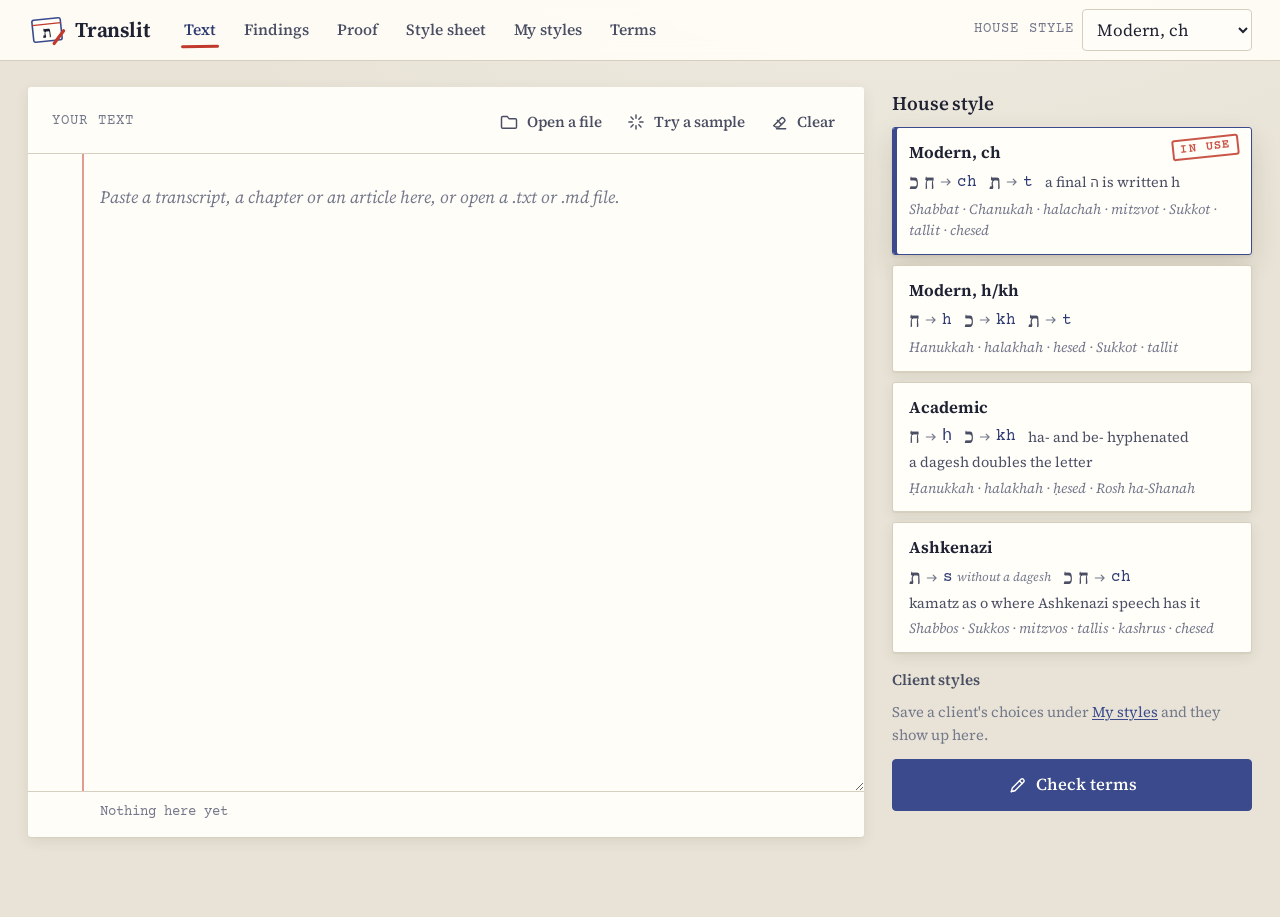
<file: app/index.html>
<!doctype html>
<html lang="en">
<head>
<meta charset="utf-8">
<meta name="viewport" content="width=device-width, initial-scale=1, viewport-fit=cover">
<title>Translit: one spelling for every Hebrew term</title>
<meta name="description" content="Make every Shabbat, Chanukah and halacha in a document spelled the same way, in the style you choose. Free, no account, and your text never leaves your browser.">
<meta name="color-scheme" content="light dark">
<meta name="theme-color" content="#3A4A8C" media="(prefers-color-scheme: light)">
<meta name="theme-color" content="#14161F" media="(prefers-color-scheme: dark)">
<meta property="og:type" content="website">
<meta property="og:title" content="Translit">
<meta property="og:description" content="Make every Shabbat, Chanukah and halacha in a document spelled the same way, in the style you choose.">
<meta property="og:url" content="https://stuffs.tiresia.xyz/translit/">
<meta property="og:image" content="https://stuffs.tiresia.xyz/translit/icon-512.png">
<meta name="twitter:card" content="summary">
<link rel="icon" href="icon.svg" type="image/svg+xml">
<link rel="icon" href="icon-192.png" sizes="192x192" type="image/png">
<link rel="apple-touch-icon" href="icon-192.png">
<link rel="manifest" href="manifest.webmanifest">
<link rel="stylesheet" href="fonts/fonts.css">
<link rel="stylesheet" href="style.css">
<script type="module" src="main.js"></script>
</head>
<body>
<svg width="0" height="0" style="position:absolute" aria-hidden="true">
  <defs>
    <symbol id="i-pencil" viewBox="0 0 24 24"><path d="M4 20l1.2-4.4L15.6 5.2a2 2 0 0 1 2.8 0l.4.4a2 2 0 0 1 0 2.8L8.4 18.8z"/><path d="M13.8 7l3.2 3.2M4 20l4.4-1.2"/></symbol>
    <symbol id="i-page" viewBox="0 0 24 24"><path d="M7 3h7l5 5v13H7z"/><path d="M14 3v5h5M10 12h6M10 15.5h6M10 19h4"/></symbol>
    <symbol id="i-open" viewBox="0 0 24 24"><path d="M3 7v11a1.5 1.5 0 0 0 1.5 1.5h15A1.5 1.5 0 0 0 21 18V9.5A1.5 1.5 0 0 0 19.5 8H12l-2-2.5H4.5A1.5 1.5 0 0 0 3 7z"/></symbol>
    <symbol id="i-spark" viewBox="0 0 24 24"><path d="M12 3.5v4M12 16.5v4M3.5 12h4M16.5 12h4M6 6l2.6 2.6M15.4 15.4L18 18M18 6l-2.6 2.6M8.6 15.4L6 18"/></symbol>
    <symbol id="i-eraser" viewBox="0 0 24 24"><path d="M9 20h11M5.6 16.4l9-9a2 2 0 0 1 2.8 0l1.2 1.2a2 2 0 0 1 0 2.8L12 18H8z"/><path d="M10 10l5 5"/></symbol>
    <symbol id="i-arrow" viewBox="0 0 24 24"><path d="M4 12h15M14 7l5 5-5 5"/></symbol>
    <symbol id="i-tick" viewBox="0 0 24 24"><path d="M5 12.5l4.5 4.5L19 7"/></symbol>
    <symbol id="i-check" viewBox="0 0 24 24"><path d="M5 12.5l4.5 4.5L19 7"/></symbol>
    <symbol id="i-x" viewBox="0 0 24 24"><path d="M6.5 6.5l11 11M17.5 6.5l-11 11"/></symbol>
    <symbol id="i-trash" viewBox="0 0 24 24"><path d="M4 7h16M10 7V4.5h4V7M6.5 7l1 13h9l1-13"/></symbol>
    <symbol id="i-copy" viewBox="0 0 24 24"><rect x="8" y="8" width="12" height="12" rx="1.5"/><path d="M16 8V5.5A1.5 1.5 0 0 0 14.5 4h-9A1.5 1.5 0 0 0 4 5.5v9A1.5 1.5 0 0 0 5.5 16H8"/></symbol>
    <symbol id="i-download" viewBox="0 0 24 24"><path d="M12 4v11M7 10l5 5 5-5M5 20h14"/></symbol>
    <symbol id="i-upload" viewBox="0 0 24 24"><path d="M12 20V9M7 14l5-5 5 5M5 4h14"/></symbol>
    <symbol id="i-print" viewBox="0 0 24 24"><path d="M7 9V4h10v5"/><rect x="4" y="9" width="16" height="8" rx="1.5"/><path d="M7 14h10v6H7z"/></symbol>
    <symbol id="i-card" viewBox="0 0 24 24"><rect x="3" y="5" width="18" height="14" rx="1.5"/><path d="M3 9.5h18M7 13h10M7 16h7"/></symbol>
    <symbol id="i-list" viewBox="0 0 24 24"><path d="M9 6h11M9 12h11M9 18h11M4.5 6h.5M4.5 12h.5M4.5 18h.5"/></symbol>
    <symbol id="i-search" viewBox="0 0 24 24"><circle cx="11" cy="11" r="6"/><path d="M20 20l-4.5-4.5"/></symbol>
    <symbol id="i-plus" viewBox="0 0 24 24"><path d="M12 5v14M5 12h14"/></symbol>
  </defs>
</svg>

<header class="top">
  <div class="top-in">
    <a class="brand" href="#text" aria-label="Translit, back to your text">
      <svg class="logo" viewBox="0 0 48 48" aria-hidden="true">
        <g transform="rotate(-6 24 24)">
          <rect x="6" y="10" width="36" height="28" rx="2.5" class="logo-card"/>
          <path d="M6 16.5h36" class="logo-red"/>
          <text x="24" y="34" text-anchor="middle" class="logo-he">ת</text>
        </g>
        <path d="M33 41 L45 25" class="logo-pencil"/>
      </svg>
      <span class="brand-name">Translit</span>
    </a>
    <nav class="tabs" aria-label="Screens">
      <a href="#text" data-screen="text">Text</a>
      <a href="#findings" data-screen="findings">Findings</a>
      <a href="#proof" data-screen="proof">Proof</a>
      <a href="#sheet" data-screen="sheet"><span class="long">Style sheet</span><span class="short">Sheet</span></a>
      <a href="#styles" data-screen="styles"><span class="long">My styles</span><span class="short">Styles</span></a>
      <a href="#terms" data-screen="terms">Terms</a>
    </nav>
    <div class="style-pick">
      <label for="baseSel" class="label">House style</label>
      <select id="baseSel"></select>
      <a id="clientChip" class="client-chip" href="#styles" hidden></a>
    </div>
  </div>
</header>

<main id="main">

  <!-- Text -------------------------------------------------------------------------------- -->
  <section id="screen-text" class="screen" hidden>
    <div class="text-layout">
      <div class="paper manuscript">
        <div class="paper-head">
          <h1 class="label">Your text</h1>
          <div class="tools">
            <button type="button" class="btn ghost" data-act="open"><svg class="ic" aria-hidden="true"><use href="#i-open"/></svg>Open a file</button>
            <button type="button" class="btn ghost" data-act="sample"><svg class="ic" aria-hidden="true"><use href="#i-spark"/></svg>Try a sample</button>
            <button type="button" class="btn ghost" data-act="clear"><svg class="ic" aria-hidden="true"><use href="#i-eraser"/></svg>Clear</button>
          </div>
        </div>
        <label for="docText" class="visually-hidden">Your text</label>
        <textarea id="docText" spellcheck="false" placeholder="Paste a transcript, a chapter or an article here, or open a .txt or .md file."></textarea>
        <div class="paper-foot"><span id="wordCount"></span><span id="fileName" class="faint"></span>
          <button type="button" class="btn primary foot-check" data-act="check"><svg class="ic" aria-hidden="true"><use href="#i-pencil"/></svg>Check terms</button></div>
        <input type="file" id="fileInput" accept=".txt,.md,.markdown,.text,text/plain,text/markdown" hidden>
      </div>
      <aside class="side">
        <h2 class="side-title">House style</h2>
        <div id="stamps" class="stamps" role="radiogroup" aria-label="House style"></div>
        <h3 class="side-sub">Client styles</h3>
        <div id="clientList" class="chips"></div>
        <button type="button" class="btn primary big" data-act="check"><svg class="ic" aria-hidden="true"><use href="#i-pencil"/></svg>Check terms</button>
      </aside>
    </div>
  </section>

  <!-- Findings ---------------------------------------------------------------------------- -->
  <section id="screen-findings" class="screen" hidden>
    <div class="bar" id="findingsBar">
      <div class="bar-main">
        <h1>Findings</h1>
        <p id="findingsSummary" class="summary"></p>
      </div>
      <div class="bar-tools">
        <div id="filters" class="seg" role="group" aria-label="Show">
          <button type="button" data-act="filter" data-filter="all">All <span class="n"></span></button>
          <button type="button" data-act="filter" data-filter="mixed">Mixed <span class="n"></span></button>
          <button type="button" data-act="filter" data-filter="change">Will change <span class="n"></span></button>
          <button type="button" data-act="filter" data-filter="fine">Fine <span class="n"></span></button>
        </div>
        <label class="inline"><span>Capitals</span>
          <select id="capsSel">
            <option value="keep">Keep the text's</option>
            <option value="follow">Follow my spelling</option>
          </select>
        </label>
        <a class="btn primary" href="#proof"><svg class="ic" aria-hidden="true"><use href="#i-pencil"/></svg>Proof it</a>
      </div>
    </div>
    <div id="findingsEmpty" hidden></div>
    <div id="cards" class="cards"></div>
  </section>

  <!-- Proof ------------------------------------------------------------------------------- -->
  <section id="screen-proof" class="screen" hidden>
    <div class="bar" id="proofBar">
      <div class="bar-main">
        <h1>Proof</h1>
        <p id="proofSummary" class="summary"></p>
        <p class="legend"><span class="lg-chg"><del>Shabbos</del><ins>Shabbat</ins></span> a change ·
          <span class="lg-stet">Shabbos</span> left as it was (stet). Click a change to switch.</p>
      </div>
      <div class="bar-tools">
        <button type="button" class="btn primary" id="applyBtn" data-act="apply"><svg class="ic" aria-hidden="true"><use href="#i-check"/></svg>Apply changes</button>
        <button type="button" class="btn" data-act="copy"><svg class="ic" aria-hidden="true"><use href="#i-copy"/></svg>Copy fixed text</button>
        <button type="button" class="btn" data-act="download"><svg class="ic" aria-hidden="true"><use href="#i-download"/></svg>Download</button>
        <button type="button" class="btn" data-act="changelist"><svg class="ic" aria-hidden="true"><use href="#i-list"/></svg>List of changes</button>
      </div>
    </div>
    <div id="proofEmpty" hidden></div>
    <div class="paper proof-paper" id="proofPaper">
      <div class="proof-text" id="proofText"></div>
      <div class="margin" id="proofMargin" aria-hidden="true"></div>
    </div>
    <details class="change-table paper" id="changeTable">
      <summary>Every change (<span id="changeCount">0</span>)</summary>
      <div class="table-wrap"><table><thead><tr><th>Line</th><th>Before</th><th>After</th><th></th></tr></thead><tbody id="changeRows"></tbody></table></div>
    </details>
  </section>

  <!-- Style sheet ------------------------------------------------------------------------- -->
  <section id="screen-sheet" class="screen" hidden>
    <div class="bar">
      <div class="bar-main">
        <h1>Style sheet</h1>
        <p class="summary"><span id="sheetCount"></span>, in the spelling you chose, with the Hebrew and a short meaning.</p>
      </div>
      <div class="bar-tools">
        <div id="sheetScope" class="seg" role="group" aria-label="Which terms">
          <button type="button" data-act="scope" data-scope="text">Terms in this text</button>
          <button type="button" data-act="scope" data-scope="all">Every term</button>
        </div>
        <button type="button" class="btn" data-act="print"><svg class="ic" aria-hidden="true"><use href="#i-print"/></svg>Print</button>
        <button type="button" class="btn" data-act="md"><svg class="ic" aria-hidden="true"><use href="#i-download"/></svg>Markdown</button>
        <button type="button" class="btn" data-act="csv"><svg class="ic" aria-hidden="true"><use href="#i-download"/></svg>CSV</button>
      </div>
    </div>
    <article class="paper stylesheet">
      <header class="ss-head">
        <h2>Style sheet</h2>
        <label class="ss-for"><span>For</span><input id="sheetFor" placeholder="Client, book or show" autocomplete="off"></label>
        <p class="ss-meta"><span id="sheetStyle"></span> · <span id="sheetDate"></span></p>
      </header>
      <div id="sheetGrid" class="ss-grid"></div>
    </article>
  </section>

  <!-- My styles --------------------------------------------------------------------------- -->
  <section id="screen-styles" class="screen" hidden>
    <div class="bar">
      <div class="bar-main">
        <h1>My styles</h1>
        <p class="summary">Keep each client's choices, so the next document starts where the last one ended.</p>
      </div>
      <div class="bar-tools">
        <button type="button" class="btn" id="exportBtn" data-act="export"><svg class="ic" aria-hidden="true"><use href="#i-download"/></svg>Export</button>
        <button type="button" class="btn" data-act="import"><svg class="ic" aria-hidden="true"><use href="#i-upload"/></svg>Import</button>
        <input type="file" id="importInput" accept=".json,application/json" hidden>
      </div>
    </div>
    <p id="storageNote" class="note-bar" hidden>This browser isn't keeping anything for this page, so your styles last until you close it. Export them to keep them.</p>
    <div class="styles-layout">
      <div class="paper current-style">
        <h2>The style you're using</h2>
        <p id="currentSummary" class="lead"></p>
        <div id="currentSaved" hidden>
          <p>Saved as <b id="currentName"></b>, and every change saves itself.</p>
        </div>
        <form id="saveForm" class="row-form">
          <label for="saveName" id="saveLabel">Save it as</label>
          <input id="saveName" name="name" placeholder="Client or book name" autocomplete="off" maxlength="80">
          <button class="btn primary" type="submit"><svg class="ic" aria-hidden="true"><use href="#i-check"/></svg>Save</button>
        </form>
        <h3>Your picks</h3>
        <ul id="pickList" class="plain-list"></ul>
        <h3>Your own terms</h3>
        <ul id="customList" class="plain-list"></ul>
        <details class="add-term" open>
          <summary><svg class="ic" aria-hidden="true"><use href="#i-plus"/></svg>Add a term</summary>
          <form id="customForm" class="grid-form">
            <label><span>Spelling to use</span><input name="use" placeholder="Rambam" autocomplete="off" required></label>
            <label><span>Other spellings to catch</span><input name="variants" placeholder="RaMBaM, Rambams" autocomplete="off"></label>
            <label><span>Plural <span class="faint">(optional)</span></span><input name="plural" autocomplete="off"></label>
            <label><span>Other plurals <span class="faint">(optional)</span></span><input name="pluralVariants" autocomplete="off"></label>
            <label><span>Hebrew <span class="faint">(optional)</span></span><input name="he" dir="auto" lang="he" autocomplete="off"></label>
            <label><span>Meaning <span class="faint">(optional)</span></span><input name="gloss" autocomplete="off"></label>
            <button class="btn primary" type="submit"><svg class="ic" aria-hidden="true"><use href="#i-plus"/></svg>Add it</button>
          </form>
        </details>
      </div>
      <div class="saved">
        <h2>Saved styles</h2>
        <div id="profileList" class="saved-list"></div>
      </div>
    </div>
  </section>

  <!-- Terms ------------------------------------------------------------------------------- -->
  <section id="screen-terms" class="screen" hidden>
    <div class="bar">
      <div class="bar-main">
        <h1>Terms</h1>
        <p class="summary"><span id="termsCount"></span>, each in all four house styles. <span class="qy">Qy</span> marks a form I'd like a second opinion on.</p>
      </div>
      <div class="bar-tools">
        <label class="search"><svg class="ic" aria-hidden="true"><use href="#i-search"/></svg><span class="visually-hidden">Search the terms</span>
          <input type="search" id="termsSearch" placeholder="Search a spelling, Hebrew or meaning" autocomplete="off" spellcheck="false"></label>
        <label class="inline"><span class="visually-hidden">Group</span><select id="termsGroup"></select></label>
      </div>
    </div>
    <div class="paper terms-paper">
      <div class="term-head trow" id="termHead"></div>
      <div id="termList"></div>
    </div>
  </section>
</main>

<div id="toast" class="toast" role="status" aria-live="polite"></div>
</body>
</html>
</file>
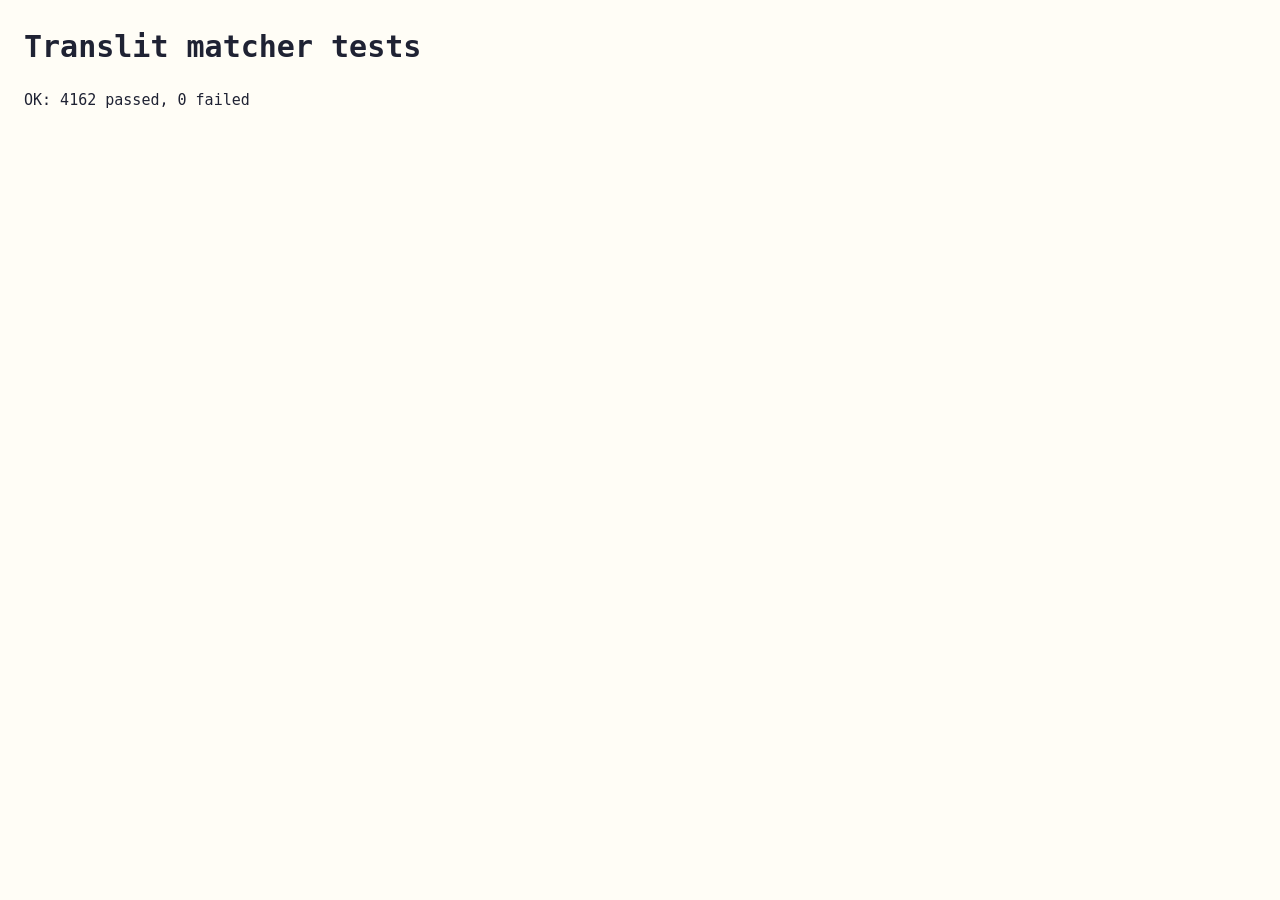
<file: tests/matcher.html>
<!doctype html>
<html lang="en">
<head>
<meta charset="utf-8">
<meta name="viewport" content="width=device-width, initial-scale=1">
<title>Matcher tests</title>
<style>
  body { font: 15px/1.5 ui-monospace, monospace; margin: 24px; background: #fffdf6; color: #1f2233; }
  pre { white-space: pre-wrap; }
</style>
</head>
<body>
<h1>Translit matcher tests</h1>
<pre id="out">Running…</pre>
<script type="module" src="matcher.test.js"></script>
</body>
</html>
</file>
<file: app/fonts/fonts.css>
/* Self-hosted fonts, all under the SIL Open Font License 1.1 (licence texts next to this file).
   Latin and Latin Extended subsets from Google Fonts; Frank Ruhl Libre is the Hebrew subset only. */

@font-face {
  font-family: "Source Serif 4";
  font-style: normal;
  font-weight: 200 900;
  font-display: swap;
  src: url(source-serif-4-latin-ext.woff2) format("woff2");
  unicode-range: U+0100-02BA, U+02BD-02C5, U+02C7-02CC, U+02CE-02D7, U+02DD-02FF, U+0304, U+0308, U+0329, U+1D00-1DBF, U+1E00-1E9F, U+1EF2-1EFF, U+2020, U+20A0-20AB, U+20AD-20C4, U+2113, U+2C60-2C7F, U+A720-A7FF;
}
@font-face {
  font-family: "Source Serif 4";
  font-style: normal;
  font-weight: 200 900;
  font-display: swap;
  src: url(source-serif-4-latin.woff2) format("woff2");
  unicode-range: U+0000-00FF, U+0131, U+0152-0153, U+02BB-02BC, U+02C6, U+02DA, U+02DC, U+0304, U+0308, U+0329, U+2000-206F, U+20AC, U+2122, U+2191, U+2193, U+2212, U+2215, U+FEFF, U+FFFD;
}
@font-face {
  font-family: "Source Serif 4";
  font-style: italic;
  font-weight: 200 900;
  font-display: swap;
  src: url(source-serif-4-italic-latin-ext.woff2) format("woff2");
  unicode-range: U+0100-02BA, U+02BD-02C5, U+02C7-02CC, U+02CE-02D7, U+02DD-02FF, U+0304, U+0308, U+0329, U+1D00-1DBF, U+1E00-1E9F, U+1EF2-1EFF, U+2020, U+20A0-20AB, U+20AD-20C4, U+2113, U+2C60-2C7F, U+A720-A7FF;
}
@font-face {
  font-family: "Source Serif 4";
  font-style: italic;
  font-weight: 200 900;
  font-display: swap;
  src: url(source-serif-4-italic-latin.woff2) format("woff2");
  unicode-range: U+0000-00FF, U+0131, U+0152-0153, U+02BB-02BC, U+02C6, U+02DA, U+02DC, U+0304, U+0308, U+0329, U+2000-206F, U+20AC, U+2122, U+2191, U+2193, U+2212, U+2215, U+FEFF, U+FFFD;
}

@font-face {
  font-family: "Caveat";
  font-style: normal;
  font-weight: 400 700;
  font-display: swap;
  src: url(caveat-latin-ext.woff2) format("woff2");
  unicode-range: U+0100-02BA, U+02BD-02C5, U+02C7-02CC, U+02CE-02D7, U+02DD-02FF, U+0304, U+0308, U+0329, U+1D00-1DBF, U+1E00-1E9F, U+1EF2-1EFF, U+2020, U+20A0-20AB, U+20AD-20C4, U+2113, U+2C60-2C7F, U+A720-A7FF;
}
@font-face {
  font-family: "Caveat";
  font-style: normal;
  font-weight: 400 700;
  font-display: swap;
  src: url(caveat-latin.woff2) format("woff2");
  unicode-range: U+0000-00FF, U+0131, U+0152-0153, U+02BB-02BC, U+02C6, U+02DA, U+02DC, U+0304, U+0308, U+0329, U+2000-206F, U+20AC, U+2122, U+2191, U+2193, U+2212, U+2215, U+FEFF, U+FFFD;
}

@font-face {
  font-family: "Courier Prime";
  font-style: normal;
  font-weight: 400;
  font-display: swap;
  src: url(courier-prime-latin-ext.woff2) format("woff2");
  unicode-range: U+0100-02BA, U+02BD-02C5, U+02C7-02CC, U+02CE-02D7, U+02DD-02FF, U+0304, U+0308, U+0329, U+1D00-1DBF, U+1E00-1E9F, U+1EF2-1EFF, U+2020, U+20A0-20AB, U+20AD-20C4, U+2113, U+2C60-2C7F, U+A720-A7FF;
}
@font-face {
  font-family: "Courier Prime";
  font-style: normal;
  font-weight: 400;
  font-display: swap;
  src: url(courier-prime-latin.woff2) format("woff2");
  unicode-range: U+0000-00FF, U+0131, U+0152-0153, U+02BB-02BC, U+02C6, U+02DA, U+02DC, U+0304, U+0308, U+0329, U+2000-206F, U+20AC, U+2122, U+2191, U+2193, U+2212, U+2215, U+FEFF, U+FFFD;
}

@font-face {
  font-family: "Frank Ruhl Libre";
  font-style: normal;
  font-weight: 300 900;
  font-display: swap;
  src: url(frank-ruhl-libre-hebrew.woff2) format("woff2");
  unicode-range: U+0307-0308, U+0590-05FF, U+200C-2010, U+20AA, U+25CC, U+FB1D-FB4F;
}
</file>
<file: app/style.css>
/* Translit: an editor's desk. Paper for the text, index cards for the terms, red pencil for the marks. */

:root {
  --desk: #e8e3d6;
  --desk-2: #ddd6c6;
  --paper: #fffdf7;
  --card: #fffef9;
  --ink: #1f2233;
  --ink-2: #4a4e63;
  --ink-3: #74788b;
  --indigo: #3a4a8c;
  --indigo-ink: #2e3b73;
  --indigo-soft: #e4e8f6;
  --on-indigo: #fffdf7;
  --red: #c0392b;
  --red-soft: #f7e1dd;
  --rule: #cfd8ef;
  --rule-red: #e39a90;
  --line: #d6cfbf;
  --ok: #2f7a55;
  --shadow: 0 1px 1px rgba(60, 50, 20, 0.06), 0 4px 14px rgba(60, 50, 20, 0.09);
  --shadow-lift: 0 2px 3px rgba(60, 50, 20, 0.08), 0 12px 28px rgba(60, 50, 20, 0.14);
  --serif: "Source Serif 4", Georgia, "Times New Roman", serif;
  --type: "Courier Prime", "Courier New", ui-monospace, monospace;
  --hand: "Caveat", "Segoe Print", "Bradley Hand", cursive;
  --hebrew: "Frank Ruhl Libre", "Source Serif 4", "Times New Roman", serif;
  --radius: 4px;
  --gutter: 28px;
  color-scheme: light;
}

@media (prefers-color-scheme: dark) {
  :root {
    --desk: #13151d;
    --desk-2: #1a1d28;
    --paper: #1e2130;
    --card: #222638;
    --ink: #ebe7dc;
    --ink-2: #bdbab2;
    --ink-3: #8d8f99;
    --indigo: #a3b0ee;
    --indigo-ink: #c3cbf5;
    --indigo-soft: #2b3253;
    --on-indigo: #14161f;
    --red: #f0806f;
    --red-soft: #3d2627;
    --rule: #30374f;
    --rule-red: #8a4038;
    --line: #353a4c;
    --ok: #7fcfa4;
    --shadow: 0 1px 1px rgba(0, 0, 0, 0.35), 0 6px 18px rgba(0, 0, 0, 0.35);
    --shadow-lift: 0 2px 3px rgba(0, 0, 0, 0.4), 0 14px 30px rgba(0, 0, 0, 0.45);
    color-scheme: dark;
  }
}

* { box-sizing: border-box; }
[hidden] { display: none !important; }
html { -webkit-text-size-adjust: 100%; }
body {
  margin: 0;
  background: var(--desk);
  color: var(--ink);
  font: 400 17px/1.55 var(--serif);
  font-optical-sizing: auto;
  min-height: 100vh;
  overflow-x: hidden;
}
@media (prefers-color-scheme: light) {
  body { background: radial-gradient(1200px 600px at 70% -10%, #efebe1 0%, transparent 60%), var(--desk); }
}
h1, h2, h3 { font-weight: 600; line-height: 1.2; margin: 0; letter-spacing: -0.005em; }
a { color: var(--indigo); text-underline-offset: 2px; }
button, input, select, textarea { font: inherit; color: inherit; }
:focus-visible { outline: 2.5px solid var(--indigo); outline-offset: 2px; border-radius: 3px; }
.visually-hidden { position: absolute !important; width: 1px; height: 1px; overflow: hidden; clip: rect(0 0 0 0); white-space: nowrap; }
.faint { color: var(--ink-3); }
.small { font-size: 0.85em; }
.red { color: var(--red); }
.he { font-family: var(--hebrew); font-size: 1.12em; font-weight: 500; unicode-bidi: isolate; line-height: 1.35; }
.ic { width: 20px; height: 20px; flex: none; fill: none; stroke: currentColor; stroke-width: 1.75; stroke-linecap: round; stroke-linejoin: round; }
.ic.big { width: 44px; height: 44px; stroke-width: 1.3; color: var(--red); }
.hand { font-family: var(--hand); font-weight: 600; font-size: 1.35rem; line-height: 1; }
.hand.red { color: var(--red); }
.hand.ok { color: var(--ok); display: inline-flex; align-items: center; gap: 2px; }
.hand.ok .ic { width: 18px; height: 18px; stroke-width: 2.4; }

/* ------------------------------------------------------------------ buttons and fields */
.btn {
  display: inline-flex; align-items: center; justify-content: center; gap: 8px;
  min-height: 42px; padding: 8px 15px; border-radius: var(--radius);
  border: 1.5px solid var(--line); background: var(--paper); color: var(--ink);
  font-weight: 550; font-size: 0.95rem; text-decoration: none; cursor: pointer; white-space: nowrap;
  transition: background-color 0.15s, border-color 0.15s, transform 0.08s;
}
.btn:hover { border-color: var(--indigo); color: var(--indigo-ink); }
.btn:active { transform: translateY(1px); }
.btn:disabled { opacity: 0.45; cursor: default; transform: none; }
.btn.primary { background: var(--indigo); border-color: var(--indigo); color: var(--on-indigo); }
.btn.primary:hover { background: var(--indigo-ink); border-color: var(--indigo-ink); color: var(--on-indigo); }
.btn.ghost { background: transparent; border-color: transparent; color: var(--ink-2); padding-inline: 10px; }
.btn.ghost:hover { background: var(--indigo-soft); color: var(--indigo-ink); }
.btn.danger:hover { border-color: var(--red); color: var(--red); }
.btn.big { min-height: 52px; font-size: 1.05rem; width: 100%; }
.link { background: none; border: 0; color: var(--indigo); font-weight: 650; cursor: pointer; padding: 8px 6px; min-height: 40px; text-decoration: underline; text-underline-offset: 3px; }
.icon-btn { width: 40px; height: 40px; display: inline-grid; place-items: center; border: 0; background: none; border-radius: 50%; cursor: pointer; color: var(--ink-3); flex: none; }
.icon-btn:hover { background: var(--red-soft); color: var(--red); }
select, input[type="search"], input:not([type]), .grid-form input {
  min-height: 42px; border: 1.5px solid var(--line); border-radius: var(--radius); background: var(--paper);
  padding: 6px 10px; max-width: 100%;
}
select { padding-right: 28px; cursor: pointer; }
input:focus, select:focus, textarea:focus { border-color: var(--indigo); outline: none; box-shadow: 0 0 0 3px color-mix(in srgb, var(--indigo) 22%, transparent); }
.seg { display: inline-flex; border: 1.5px solid var(--line); border-radius: var(--radius); overflow: hidden; background: var(--paper); flex-wrap: wrap; }
.seg button { min-height: 40px; padding: 6px 13px; border: 0; background: none; cursor: pointer; font-size: 0.93rem; color: var(--ink-2); border-right: 1px solid var(--line); }
.seg button:last-child { border-right: 0; }
.seg button[aria-pressed="true"] { background: var(--indigo); color: var(--on-indigo); }
.seg .n { font-family: var(--type); font-size: 0.85em; opacity: 0.8; margin-left: 2px; }
.inline { display: inline-flex; align-items: center; gap: 8px; font-size: 0.93rem; color: var(--ink-2); }
.chips { display: flex; flex-wrap: wrap; gap: 8px; }
.chip { display: inline-flex; align-items: center; gap: 7px; min-height: 40px; padding: 6px 12px; border-radius: 999px; border: 1.5px solid var(--line); background: var(--paper); cursor: pointer; font-size: 0.93rem; }
.chip .ic { width: 17px; height: 17px; color: var(--ink-3); }
.chip.on { border-color: var(--indigo); background: var(--indigo-soft); color: var(--indigo-ink); }
.row { display: flex; flex-wrap: wrap; gap: 8px; align-items: center; }
.tag { display: inline-block; font-family: var(--type); font-size: 0.72rem; letter-spacing: 0.04em; text-transform: uppercase; color: var(--indigo); border: 1px solid color-mix(in srgb, var(--indigo) 45%, transparent); border-radius: 3px; padding: 0 5px; line-height: 1.6; vertical-align: 1px; }

/* ------------------------------------------------------------------ header */
.top {
  position: sticky; top: 0; z-index: 20;
  background: color-mix(in srgb, var(--paper) 92%, transparent);
  backdrop-filter: blur(8px); -webkit-backdrop-filter: blur(8px);
  border-bottom: 1px solid var(--line);
}
.top-in { max-width: 1380px; margin: 0 auto; padding: 8px var(--gutter); display: flex; align-items: center; gap: 22px; }
.brand { display: inline-flex; align-items: center; gap: 9px; text-decoration: none; color: var(--ink); min-height: 44px; flex: none; }
.brand-name { font-size: 1.32rem; font-weight: 650; letter-spacing: -0.01em; }
.logo { width: 38px; height: 38px; flex: none; }
.logo-card { fill: var(--card); stroke: var(--indigo); stroke-width: 2; }
.logo-red { stroke: var(--red); stroke-width: 1.6; }
.logo-he { font-family: var(--hebrew); font-size: 20px; font-weight: 700; fill: var(--ink); }
.logo-pencil { stroke: var(--red); stroke-width: 4; stroke-linecap: round; }
.tabs { display: flex; gap: 2px; flex: 1; min-width: 0; }
.tabs a {
  position: relative; display: inline-flex; align-items: center; min-height: 44px; padding: 0 13px;
  color: var(--ink-2); text-decoration: none; font-weight: 550; font-size: 0.98rem; border-radius: var(--radius);
}
.tabs a:hover { color: var(--indigo-ink); background: var(--indigo-soft); }
.tabs a[aria-current="page"] { color: var(--indigo-ink); }
.tabs a[aria-current="page"]::after {
  content: ""; position: absolute; left: 10px; right: 10px; bottom: 4px; height: 3px; border-radius: 2px;
  background: var(--red); transform: rotate(-0.6deg);
}
.tabs .short { display: none; }
.style-pick { display: flex; align-items: center; gap: 8px; flex: none; }
.style-pick .label { font-size: 0.85rem; color: var(--ink-3); }
.client-chip { display: inline-flex; align-items: center; gap: 6px; min-height: 40px; padding: 4px 11px; border-radius: 999px; background: var(--indigo-soft); color: var(--indigo-ink); text-decoration: none; font-size: 0.9rem; font-weight: 600; max-width: 180px; }
.client-chip[hidden] { display: none; }
.client-chip span { overflow: hidden; text-overflow: ellipsis; white-space: nowrap; }
.client-chip .ic { width: 17px; height: 17px; }

/* ------------------------------------------------------------------ screens */
main { max-width: 1380px; margin: 0 auto; padding: 26px var(--gutter) 80px; }
.screen[hidden] { display: none !important; }
body:not(.ready) main { visibility: hidden; }
.paper {
  background: var(--paper); border-radius: 3px; box-shadow: var(--shadow); position: relative;
}
.bar { display: flex; flex-wrap: wrap; align-items: flex-end; justify-content: space-between; gap: 14px 24px; margin-bottom: 22px; }
.bar[hidden] { display: none; }
.bar h1 { font-size: 2rem; letter-spacing: -0.015em; }
.bar-main { min-width: 0; flex: 1 1 340px; }
.bar-tools { display: flex; flex-wrap: wrap; gap: 10px; align-items: center; }
.summary { margin: 6px 0 0; color: var(--ink-2); }
.summary b { color: var(--ink); font-weight: 650; }
.summary b.red { color: var(--red); }
.note-bar { background: var(--red-soft); border-left: 3px solid var(--red); padding: 10px 14px; border-radius: 3px; margin: -8px 0 20px; }

/* ------------------------------------------------------------------ Text */
.text-layout { display: grid; grid-template-columns: minmax(0, 1fr) 360px; gap: 28px; align-items: start; }
.manuscript { display: flex; flex-direction: column; min-height: calc(100vh - 150px); }
.paper-head { display: flex; flex-wrap: wrap; align-items: center; justify-content: space-between; gap: 6px 12px; padding: 14px 18px 10px 24px; border-bottom: 1px solid var(--line); }
.label { font-family: var(--type); font-size: 0.9rem; font-weight: 400; letter-spacing: 0.08em; text-transform: uppercase; color: var(--ink-3); }
.tools { display: flex; flex-wrap: wrap; gap: 2px; }
#docText {
  flex: 1; width: 100%; min-height: 420px; resize: vertical; border: 0; outline: none; background: transparent;
  padding: 26px 32px 26px 72px; font: 400 1.08rem/2 var(--serif); color: var(--ink);
  background-image: linear-gradient(to right, transparent 54px, var(--rule-red) 54px, var(--rule-red) 55.5px, transparent 55.5px);
}
#docText:focus { box-shadow: none; }
#docText::placeholder { color: var(--ink-3); font-style: italic; }
#docText.drop { background-color: var(--indigo-soft); }
.paper-foot { display: flex; align-items: center; justify-content: space-between; gap: 12px; padding: 10px 24px 14px 72px; font-family: var(--type); font-size: 0.85rem; color: var(--ink-3); border-top: 1px solid var(--line); }
.foot-check { display: none; }
.side { position: sticky; top: 92px; display: flex; flex-direction: column; gap: 12px; }
.side-title { font-size: 1.2rem; }
.side-sub { font-size: 0.95rem; color: var(--ink-2); margin-top: 6px; }
.side .faint { margin: 0; font-size: 0.92rem; }
.stamps { display: grid; gap: 10px; }
.stamp {
  position: relative; display: grid; gap: 4px; text-align: left; padding: 12px 14px 12px 16px; cursor: pointer;
  background: var(--card); border: 1.5px solid var(--line); border-radius: 3px; box-shadow: var(--shadow);
  transition: transform 0.15s, box-shadow 0.15s, border-color 0.15s;
}
.stamp:hover { border-color: var(--indigo); }
.stamp[aria-checked="true"] { border-color: var(--indigo); box-shadow: var(--shadow-lift), inset 4px 0 0 var(--indigo); }
.stamp[aria-checked="true"]::after {
  content: "in use"; position: absolute; top: 9px; right: 12px; font: 700 0.75rem/1 var(--type); letter-spacing: 0.12em; text-transform: uppercase;
  color: var(--red); border: 2px solid var(--red); border-radius: 3px; padding: 3px 6px 2px; transform: rotate(-6deg); opacity: 0.85;
}
.stamp-name { font-weight: 650; font-size: 1.04rem; }
.rules { display: flex; flex-wrap: wrap; gap: 2px 12px; font-size: 0.9rem; color: var(--ink-2); }
.rule { display: inline-flex; align-items: center; gap: 4px; }
.rule .he { font-size: 1.3rem; line-height: 1; }
.rule b { font-family: var(--type); font-weight: 400; color: var(--indigo-ink); font-size: 1rem; }
.rule i { color: var(--ink-3); font-size: 0.85em; }
.arrow { width: 14px; height: 14px; color: var(--ink-3); stroke-width: 2; }
.examples { font-size: 0.88rem; color: var(--ink-3); font-style: italic; }

/* ------------------------------------------------------------------ Findings cards */
.cards { display: grid; grid-template-columns: repeat(auto-fill, minmax(min(100%, 300px), 1fr)); gap: 20px; align-items: start; }
.card {
  background: var(--card); border-radius: 3px; box-shadow: var(--shadow); padding: 0 0 10px; position: relative;
  border-top: 3px solid transparent;
}
.card.mixed { box-shadow: var(--shadow), inset 3px 0 0 var(--red); }
.card-head { padding: 14px 18px 10px; border-bottom: 1.5px solid var(--rule-red); position: relative; }
.card-title { display: flex; align-items: baseline; justify-content: space-between; gap: 12px; padding-right: 84px; }
.card-title h3 { font-size: 1.32rem; font-weight: 650; overflow-wrap: anywhere; }
.card-title .he { font-size: 1.32rem; color: var(--ink-2); white-space: nowrap; }
.card-note { position: absolute; top: 12px; right: 14px; transform: rotate(-4deg); }
.style-card .card-title { padding-right: 0; }
.gloss { margin: 4px 0 0; font-size: 0.92rem; color: var(--ink-2); font-style: italic; line-height: 1.4; }
.opts { border: 0; margin: 0; padding: 4px 18px 0; min-width: 0; }
.opts legend { font-family: var(--type); font-size: 0.78rem; letter-spacing: 0.1em; text-transform: uppercase; color: var(--ink-3); padding: 8px 0 0; float: left; width: 100%; }
.opt {
  display: flex; align-items: center; gap: 9px; min-height: 42px; border-bottom: 1px solid var(--rule); cursor: pointer;
  clear: both;
}
.opt input[type="radio"] { accent-color: var(--indigo); width: 18px; height: 18px; margin: 0; flex: none; }
.opt .spell { font-size: 1.04rem; overflow-wrap: anywhere; }
.opt.on .spell { font-weight: 650; color: var(--indigo-ink); }
.opt.struck .spell { text-decoration: line-through; text-decoration-color: var(--red); text-decoration-thickness: 2px; }
.opt .n { font-family: var(--type); font-size: 0.9rem; color: var(--ink-3); }
.opt .tag { margin-left: auto; }
.opt.other .own { flex: 1; min-width: 0; min-height: 34px; border: 0; border-bottom: 1px dashed var(--line); border-radius: 0; background: transparent; padding: 2px 2px; }
.opt.other .own:focus { box-shadow: none; border-bottom-color: var(--indigo); }
.english { padding: 10px 18px 2px; font-size: 0.9rem; color: var(--ink-2); display: grid; gap: 4px; }
.check { display: inline-flex; align-items: center; gap: 8px; min-height: 40px; cursor: pointer; color: var(--ink); }
.check input { width: 18px; height: 18px; accent-color: var(--indigo); margin: 0; }
.empty-card { max-width: 560px; margin: 40px auto; text-align: center; background: var(--card); box-shadow: var(--shadow); padding: 34px 30px 30px; border-radius: 3px; border-top: 1.5px solid var(--rule-red); }
.empty-card h2 { font-size: 1.4rem; margin: 10px 0 8px; }
.empty-card p { color: var(--ink-2); margin: 0 0 18px; }
.empty-card .row { justify-content: center; }

/* ------------------------------------------------------------------ Proof */
.legend { margin: 8px 0 0; font-size: 0.9rem; color: var(--ink-3); }
.lg-chg del { text-decoration: line-through var(--red) 2px; }
.lg-chg ins { text-decoration: none; font-family: var(--hand); color: var(--red); font-size: 1.25em; font-weight: 600; margin-left: 4px; }
.lg-stet { border-bottom: 2.5px dotted var(--red); }
.proof-paper { display: grid; grid-template-columns: minmax(0, 1fr) 210px; }
.proof-text {
  padding: 40px 34px 44px 72px; font-size: 1.08rem; line-height: 2.75; white-space: pre-wrap; overflow-wrap: anywhere;
  position: relative; min-height: 200px;
  background-image: linear-gradient(to right, transparent 54px, var(--rule-red) 54px, var(--rule-red) 55.5px, transparent 55.5px);
}
.margin { position: relative; border-left: 1px dashed var(--line); padding: 40px 0; }
.margin .note { position: absolute; left: 14px; right: 10px; font-family: var(--hand); font-weight: 600; font-size: 1.32rem; line-height: 1.1; color: var(--red); margin-top: 0.55em; }
.margin .slash { margin: 0 3px 0 1px; }
.stet-mark { display: inline-block; border: 1.8px solid var(--red); border-radius: 50%; padding: 0 6px; font-size: 1.05rem; }
.chg {
  /* a button is always laid out inline-block, so the marks hang off the word (.w), not the button */
  position: relative; display: inline; border: 0; background: none; padding: 0.6em 0; margin: 0; cursor: pointer;
  text-align: inherit; font: inherit; line-height: inherit; color: inherit; white-space: pre-wrap;
}
.chg .w { position: relative; }
.chg del { text-decoration: line-through; text-decoration-color: var(--red); text-decoration-thickness: 2px; }
.chg ins {
  position: absolute; left: -2px; bottom: 88%; text-decoration: none; white-space: nowrap; pointer-events: none;
  font: 600 1.32rem/1 var(--hand); color: var(--red);
}
.chg .w::after { /* the caret under the word */
  content: ""; position: absolute; left: 50%; top: 100%; width: 7px; height: 7px; margin: 3px 0 0 -3.5px;
  border: solid var(--red); border-width: 2px 0 0 2px; transform: rotate(45deg); opacity: 0.85;
}
.chg:hover del { background: var(--red-soft); }
.chg.stet del { text-decoration: none; border-bottom: 2.5px dotted var(--red); }
.chg.stet ins, .chg.stet .w::after { display: none; }
.change-table { margin-top: 22px; padding: 0 20px; }
.change-table summary { cursor: pointer; padding: 14px 0; font-weight: 600; min-height: 44px; }
.table-wrap { overflow-x: auto; padding-bottom: 16px; }
.change-table table { border-collapse: collapse; width: 100%; font-size: 0.95rem; }
.change-table th, .change-table td { text-align: left; padding: 7px 12px 7px 0; border-bottom: 1px solid var(--rule); }
.change-table th { font-family: var(--type); font-weight: 400; font-size: 0.8rem; text-transform: uppercase; letter-spacing: 0.08em; color: var(--ink-3); }
.change-table td:first-child { font-family: var(--type); color: var(--ink-3); width: 4em; }
.change-table del { text-decoration: line-through var(--red) 1.5px; }
.change-table tr.stet td { color: var(--ink-3); }
.change-table tr.stet del { text-decoration: none; border-bottom: 2px dotted var(--red); }

/* ------------------------------------------------------------------ Style sheet */
.stylesheet { padding: 34px 38px 40px; }
.ss-head { display: grid; grid-template-columns: auto 1fr; align-items: baseline; gap: 6px 24px; padding-bottom: 16px; border-bottom: 2px solid var(--ink); margin-bottom: 22px; }
.ss-head h2 { font-size: 1.9rem; font-family: var(--type); font-weight: 400; text-transform: uppercase; letter-spacing: 0.06em; }
.ss-for { display: flex; align-items: baseline; gap: 10px; min-width: 0; }
.ss-for span { font-family: var(--type); color: var(--ink-3); }
.ss-for input { flex: 1; min-width: 0; border: 0; border-bottom: 1.5px dashed var(--line); border-radius: 0; background: transparent; font-size: 1.3rem; font-family: var(--hand); font-weight: 600; color: var(--indigo-ink); padding: 0 4px; }
.ss-meta { grid-column: 1 / -1; margin: 0; font-size: 0.93rem; color: var(--ink-2); }
.ss-grid { display: grid; grid-template-columns: repeat(auto-fill, minmax(min(100%, 330px), 1fr)); border-top: 1.5px solid var(--ink-3); border-left: 1.5px solid var(--ink-3); }
.box { border-right: 1.5px solid var(--ink-3); border-bottom: 1.5px solid var(--ink-3); padding: 10px 16px 14px; break-inside: avoid; }
.box h3 { font-family: var(--type); font-weight: 400; font-size: 1.5rem; color: var(--red); margin-bottom: 4px; }
.box dl { margin: 0; }
.entry { padding: 5px 0; border-bottom: 1px dotted var(--line); }
.entry:last-child { border-bottom: 0; }
.entry dt { display: flex; flex-wrap: wrap; align-items: baseline; gap: 2px 8px; }
.entry dt b { font-size: 1.05rem; font-weight: 650; }
.entry .pl { font-size: 0.9rem; color: var(--ink-2); font-style: italic; }
.entry dt .he { margin-left: auto; font-size: 1.08rem; color: var(--ink-2); }
.entry dd { margin: 1px 0 0; font-size: 0.9rem; color: var(--ink-2); line-height: 1.4; }
.entry .not { color: var(--ink-3); font-style: italic; }
.entry .not s { text-decoration-color: var(--red); text-decoration-thickness: 1.5px; }
.sheet-empty { padding: 30px; color: var(--ink-2); text-align: center; grid-column: 1 / -1; }

/* ------------------------------------------------------------------ My styles */
.styles-layout { display: grid; grid-template-columns: minmax(0, 1.05fr) minmax(0, 1fr); gap: 28px; align-items: start; }
.current-style { padding: 24px 28px 28px; }
.current-style h2, .saved h2 { font-size: 1.3rem; }
.current-style h3 { font-family: var(--type); font-weight: 400; font-size: 0.85rem; letter-spacing: 0.1em; text-transform: uppercase; color: var(--ink-3); margin: 24px 0 4px; }
.lead { margin: 6px 0 12px; color: var(--ink-2); }
.row-form { display: flex; flex-wrap: wrap; align-items: center; gap: 10px; margin-top: 8px; }
.row-form label { font-weight: 600; }
.row-form input { flex: 1 1 200px; }
.plain-list { list-style: none; margin: 0; padding: 0; }
.plain-list li { display: flex; align-items: center; justify-content: space-between; gap: 10px; min-height: 44px; border-bottom: 1px solid var(--rule); }
.plain-list li.faint { font-size: 0.93rem; }
.plain-list li > span { min-width: 0; overflow-wrap: anywhere; }
.plain-list s { text-decoration-color: var(--red); text-decoration-thickness: 1.5px; color: var(--ink-3); }
.plain-list .arrow { vertical-align: -2px; }
.add-term { margin-top: 22px; border-top: 1.5px solid var(--rule-red); padding-top: 6px; }
.add-term summary { display: inline-flex; align-items: center; gap: 8px; cursor: pointer; font-weight: 600; min-height: 44px; color: var(--indigo-ink); }
.grid-form { display: grid; grid-template-columns: 1fr 1fr; gap: 12px 16px; margin-top: 8px; }
.grid-form label { display: grid; gap: 4px; font-size: 0.9rem; color: var(--ink-2); }
.grid-form input { width: 100%; }
.grid-form .btn { grid-column: 1 / -1; justify-self: start; }
.saved { display: grid; gap: 14px; }
.saved-list { display: grid; gap: 16px; }
.style-card { padding-bottom: 14px; }
.style-card .row { padding: 12px 18px 0; }
.style-card input.rename { font-size: 1.2rem; font-weight: 650; width: 100%; }
.style-card.active { box-shadow: var(--shadow-lift), inset 4px 0 0 var(--indigo); }

/* ------------------------------------------------------------------ Terms */
.search { position: relative; display: inline-flex; align-items: center; }
.search .ic { position: absolute; left: 10px; color: var(--ink-3); pointer-events: none; }
.search input { padding-left: 38px; width: 320px; }
.qy { display: inline-grid; place-items: center; font: 700 0.95rem/1 var(--hand); color: var(--red); border: 1.6px solid var(--red); border-radius: 50%; width: 28px; height: 28px; transform: rotate(-8deg); flex: none; vertical-align: middle; }
.terms-paper { padding: 0 0 8px; }
.trow { display: grid; grid-template-columns: 170px repeat(4, minmax(0, 1fr)); gap: 0 14px; align-items: baseline; }
.term-head { position: sticky; top: 61px; z-index: 2; background: var(--paper); padding: 16px 22px 10px; border-bottom: 2px solid var(--ink); }
.term-head .col { display: grid; gap: 2px; font-size: 0.95rem; }
.term-head .col span { font-family: var(--type); font-size: 0.78rem; color: var(--ink-3); }
.term-head .col span .he { font-size: 1rem; }
.term-head .col.current b { color: var(--indigo-ink); text-decoration: underline 3px var(--red); text-underline-offset: 5px; }
.term { padding: 12px 22px 12px; border-bottom: 1px solid var(--rule); }
.term:nth-child(even) { background: color-mix(in srgb, var(--desk) 22%, var(--paper)); }
.term .trow .col { font-size: 1.04rem; overflow-wrap: anywhere; }
.term .trow .col.current { font-weight: 650; color: var(--indigo-ink); }
.term .trow.pl .col { font-size: 0.95rem; color: var(--ink-2); }
.term .trow.pl .col.current { color: var(--indigo-ink); }
.hecol { display: flex; align-items: baseline; gap: 8px; }
.hecol .he { font-size: 1.24rem; }
.term .trow.pl .hecol .he { font-size: 1.06rem; }
.tmeta { margin-top: 4px; padding-left: 184px; }
.tmeta p { margin: 2px 0 0; font-size: 0.9rem; }
.tmeta .also { color: var(--ink-3); }
.tnote { display: flex; align-items: flex-start; gap: 8px; color: var(--ink-2); font-size: 0.88rem !important; margin-top: 6px !important; }
.term.query .tnote { color: var(--ink); }

/* ------------------------------------------------------------------ toast */
.toast {
  position: fixed; left: 50%; bottom: 22px; transform: translate(-50%, calc(100% + 40px)); z-index: 50; visibility: hidden;
  display: flex; align-items: center; gap: 10px; max-width: min(560px, calc(100vw - 32px));
  background: var(--ink); color: var(--paper); border-radius: 6px; padding: 8px 10px 8px 18px; box-shadow: var(--shadow-lift);
  transition: transform 0.25s ease, visibility 0.25s; font-size: 0.95rem;
}
.toast.show { transform: translate(-50%, 0); visibility: visible; }
.toast .link { color: var(--paper); }
.toast:empty { display: none; }

/* ------------------------------------------------------------------ narrower screens */
@media (max-width: 1180px) {
  .top-in { flex-wrap: wrap; gap: 0 16px; padding-bottom: 0; }
  .tabs { order: 3; flex-basis: 100%; overflow-x: auto; scrollbar-width: none; }
  .style-pick { margin-left: auto; }
  .term-head { top: 105px; }
  .side { top: 128px; }
}
@media (max-width: 980px) {
  .text-layout, .styles-layout { grid-template-columns: 1fr; }
  .side { position: static; }
  .foot-check { display: inline-flex; font-family: var(--serif); }
  .paper-foot { flex-wrap: wrap; }
  .stamps { grid-template-columns: repeat(auto-fill, minmax(min(100%, 280px), 1fr)); }
  .manuscript { min-height: 0; }
  #docText { min-height: 46vh; }
  .proof-paper { grid-template-columns: 1fr; }
  .margin { display: none; }
  .trow { grid-template-columns: repeat(2, minmax(0, 1fr)); gap: 2px 14px; }
  .trow .hecol { grid-column: 1 / -1; }
  .term-head { display: none; }
  .term .trow .col:not(.hecol)::before { content: attr(data-label); display: block; font-family: var(--type); font-size: 0.72rem; text-transform: uppercase; letter-spacing: 0.06em; color: var(--ink-3); }
  .term .trow.pl .col:not(.hecol)::before { content: attr(data-label) " plural"; }
  .term .trow.pl { margin-top: 6px; }
  .tmeta { padding-left: 0; }
}
@media (max-width: 640px) {
  :root { --gutter: 16px; }
  body { font-size: 16px; }
  main { padding-top: 18px; }
  .top-in { gap: 0 10px; }
  .brand-name { font-size: 1.15rem; }
  .logo { width: 32px; height: 32px; }
  .style-pick .label { display: none; }
  .style-pick select { max-width: 150px; font-size: 0.92rem; }
  .client-chip { display: none; }
  .tabs { gap: 0; justify-content: space-between; }
  .tabs a { padding: 0 7px; font-size: 0.92rem; }
  .tabs .long { display: none; }
  .tabs .short { display: inline; }
  .bar h1 { font-size: 1.6rem; }
  .bar-tools { width: 100%; }
  .bar-tools .btn { flex: 1 1 auto; }
  .seg { width: 100%; }
  .seg button { flex: 1 1 auto; padding: 6px 8px; }
  .paper-head { padding: 8px 8px 6px; }
  .paper-head .label { position: absolute; width: 1px; height: 1px; overflow: hidden; clip: rect(0 0 0 0); }
  .tools { width: 100%; justify-content: space-between; }
  .tools .btn { padding-inline: 8px; font-size: 0.9rem; }
  #docText { padding: 18px 16px 18px 40px; background-image: linear-gradient(to right, transparent 28px, var(--rule-red) 28px, var(--rule-red) 29.5px, transparent 29.5px); font-size: 1.02rem; }
  .paper-foot { padding-left: 40px; }
  .proof-text { padding: 30px 16px 30px 40px; background-image: linear-gradient(to right, transparent 28px, var(--rule-red) 28px, var(--rule-red) 29.5px, transparent 29.5px); font-size: 1.02rem; }
  .stylesheet { padding: 22px 16px 26px; }
  .ss-head { grid-template-columns: 1fr; }
  .ss-head h2 { font-size: 1.5rem; }
  .current-style { padding: 20px 18px 22px; }
  .grid-form { grid-template-columns: 1fr; }
  .search, .search input { width: 100%; }
  .bar-tools .inline, .bar-tools .inline select { width: 100%; }
  .bar-tools .inline > span:not(.visually-hidden) { flex: none; }
  .term { padding: 12px 16px; }
  .card-title { padding-right: 76px; }
}

@media (prefers-reduced-motion: reduce) {
  *, *::before, *::after { transition: none !important; animation: none !important; scroll-behavior: auto !important; }
}

/* ------------------------------------------------------------------ print: the style sheet only */
@media print {
  @page { margin: 16mm; }
  :root { --paper: #fff; --card: #fff; --ink: #000; --ink-2: #222; --ink-3: #555; --red: #b03024; --line: #bbb; --rule: #ccc; --indigo: #3a4a8c; --indigo-ink: #2e3b73; }
  body { background: #fff; font-size: 11pt; }
  .top, .bar, .toast, .screen:not(#screen-sheet) { display: none !important; }
  #screen-sheet { display: block !important; }
  main { padding: 0; max-width: none; }
  .paper { box-shadow: none; }
  .stylesheet { padding: 0; }
  .ss-for input { border: 0; }
  .ss-grid { grid-template-columns: 1fr 1fr; }
}
</file>
